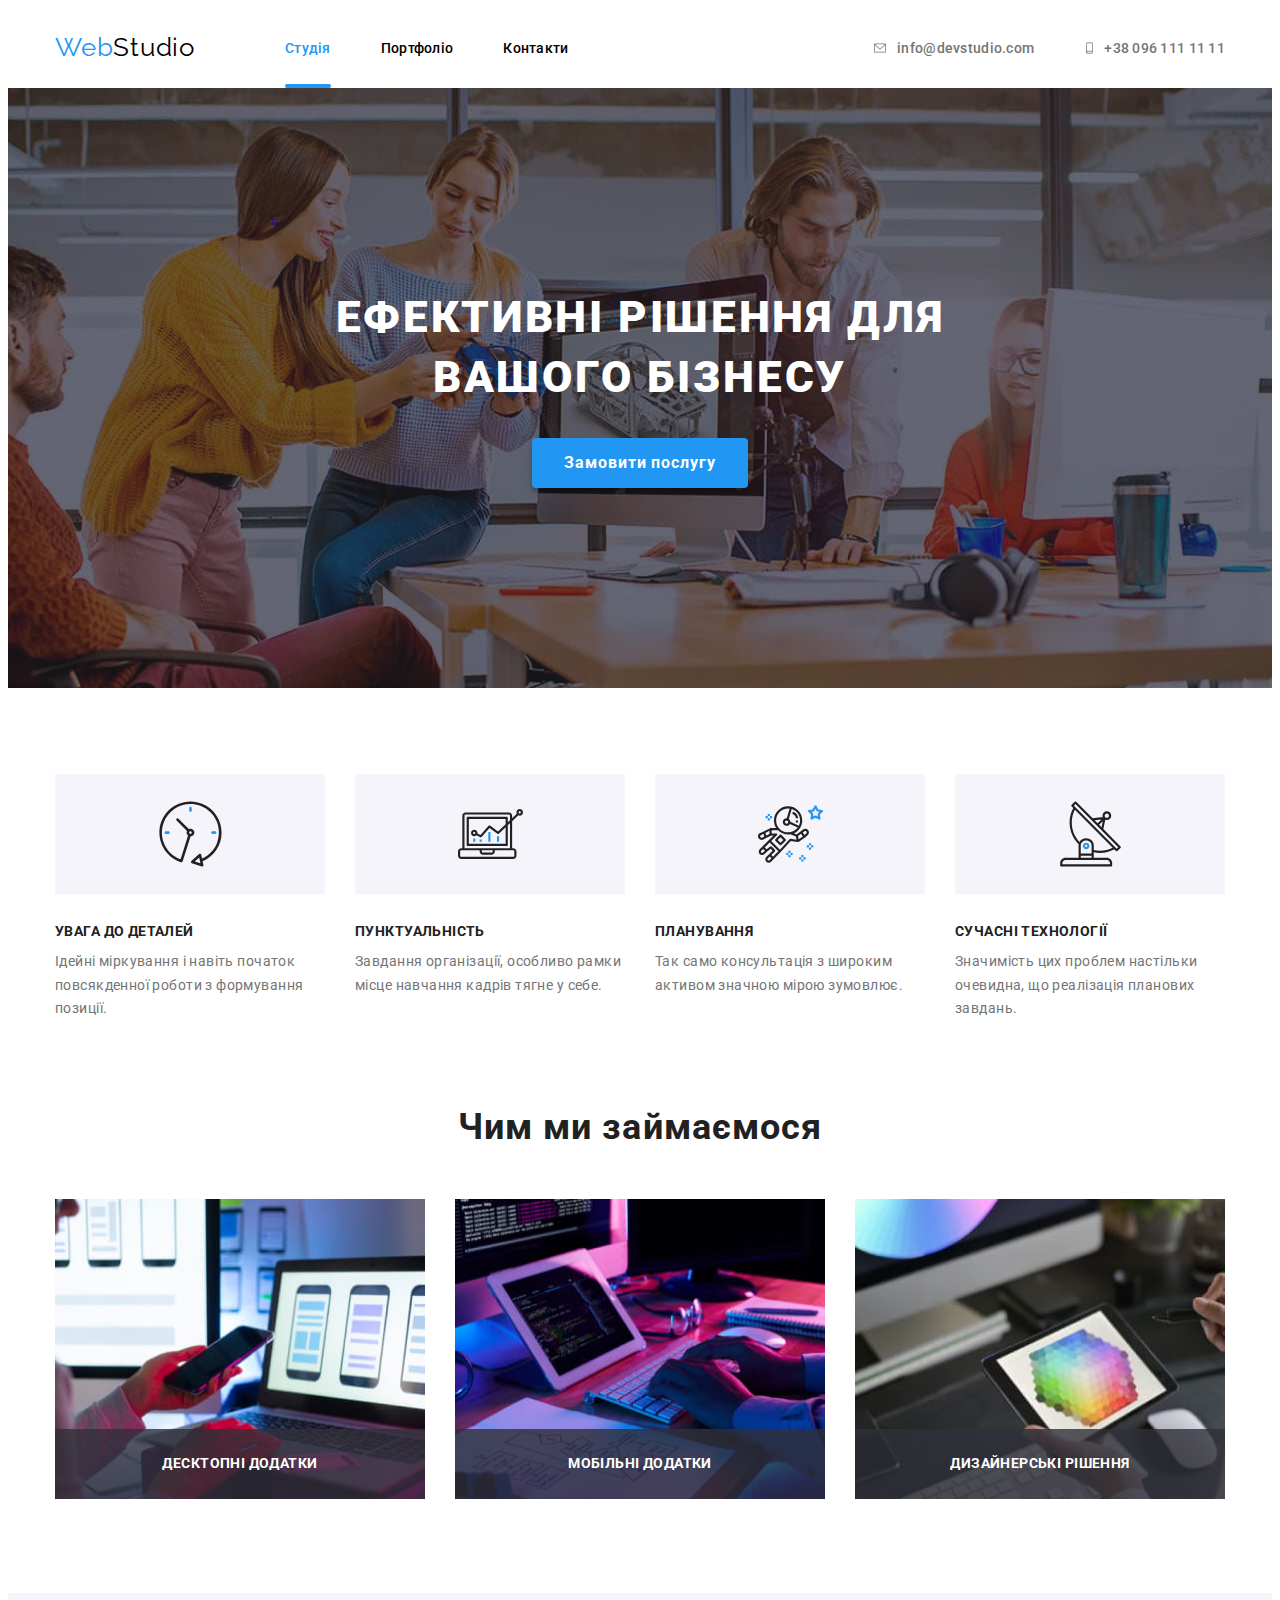
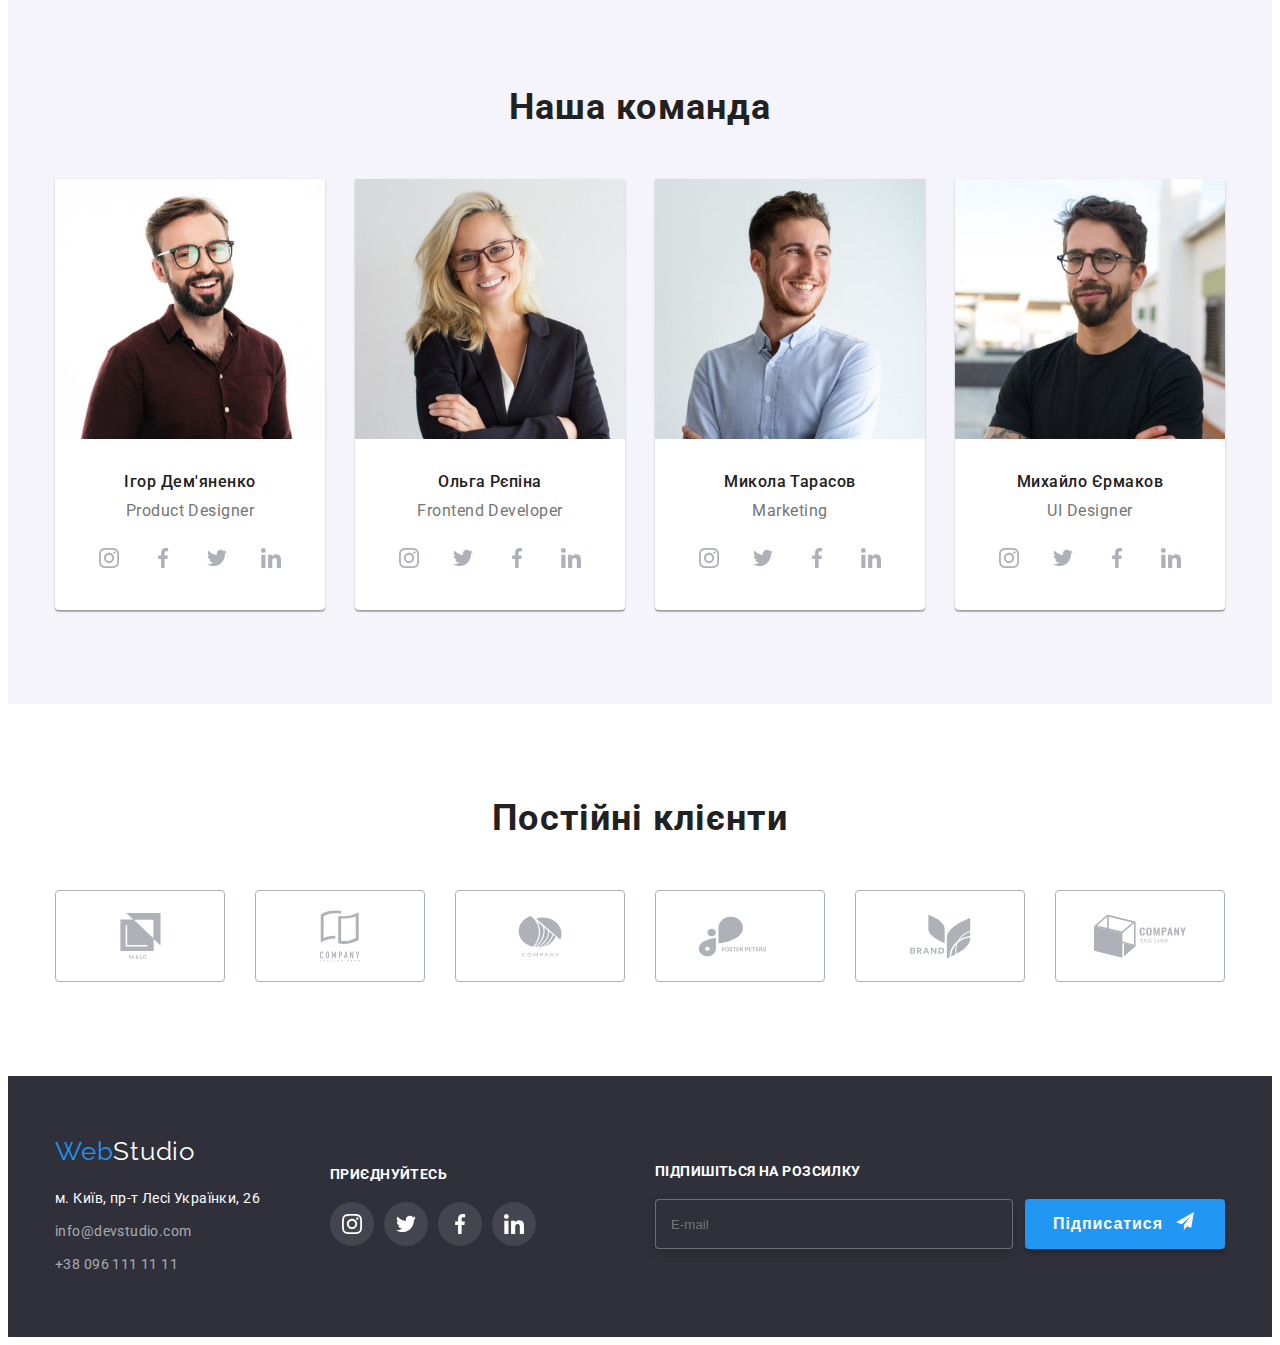
<file: index.html>
<!DOCTYPE html>
<html lang="uk">
  <head>
    <meta charset="UTF-8" />
    <meta http-equiv="X-UA-Compatible" content="IE=edge" />
    <meta name="viewport" content="width=device-width, initial-scale=1.0" />
    <title>WebStudio</title>
    <link rel="preconnect" href="https://fonts.googleapis.com" />
    <link rel="preconnect" href="https://fonts.gstatic.com" crossorigin />
    <link
      href="https://fonts.googleapis.com/css2?family=Raleway:wght@700&family=Roboto:wght@400;500;700;900&display=swap"
      rel="stylesheet"
    />
    <link
      rel="stylesheet"
      href="https://cdnjs.cloudflare.com/ajax/libs/modern-normalize/1.1.0/modern-normalize.min.css"
      integrity="sha512-wpPYUAdjBVSE4KJnH1VR1HeZfpl1ub8YT/NKx4PuQ5NmX2tKuGu6U/JRp5y+Y8XG2tV+wKQpNHVUX03MfMFn9Q=="
      crossorigin="anonymous"
      referrerpolicy="no-referrer"
    />
    <link rel="stylesheet" href="./css/styles.css" />
  </head>
  <body>
    <header>
      <div class="container header-block">
        <a class="logo-hd1" href="./index.html"><span class="logo-hd2">Web</span>Studio</a>
        <!--logo-->

        <nav class="navigat">
          <!--navig-->

          <ul class="nav-list listdrop">
            <li class="link">
              <a href="./index.html" class="nav-link nav-l-text current">Студія</a>
            </li>
            <li class="link">
              <a href="./portfolio.html" class="nav-link nav-l-text">Портфоліо</a>
            </li>
            <li class="link"><a href="" class="nav-link nav-l-text">Контакти</a></li>
          </ul>
        </nav>

        <!--contacts-->
        <ul class="nav-contacts listdrop">
          <li class="nav-con-link">
            <a href="mailto:info@devstudio.com" class="conthd-link">
              <svg class="mail-icon" width="16" height="12">
                <use href="./images/icons.svg#envelope-icon"></use>
              </svg>
              info@devstudio.com
            </a>
          </li>
          <li class="nav-con-link">
            <a href="tel:+380961111111" class="conthd-link">
              <svg class="tel-icon" width="11" height="16">
                <use href="./images/icons.svg#smartphone-icon"></use>
              </svg>
              +38 096 111 11 11
            </a>
          </li>
        </ul>
      </div>
    </header>

    <main>
      <!--main-headerh1-->
      <div class="main-box">
        <section class="hero">
          <div class="container">
            <h1 class="hero-header">ЕФЕКТИВНІ РІШЕННЯ ДЛЯ <br />ВАШОГО БІЗНЕСУ</h1>
            <button type="button" class="hero-btn" data-modal-open>Замовити послугу</button>
            <div class="backdrop is-hidden" data-modal>
              <div class="modal">
                <h3 class="reg-header">Залиште свої дані, ми вам передзвонимо</h3>
                <form action="" class="modal-form">
                  <label for="name" class="modal-input-group"
                    >Імʼя
                    <div class="modal-icon-wrap">
                      <input type="text" class="modal-input" name="name" required autofocus />
                      <svg width="18" height="18" class="modal-input-svg">
                        <use href="./images/icons.svg#form-name-icon"></use>
                      </svg>
                    </div>
                  </label>

                  <label for="tel" class="modal-input-group"
                    >Телефон
                    <div class="modal-icon-wrap">
                      <input
                        type="tel"
                        class="modal-input"
                        title="380-XX-XXX-XX"
                        name="tel"
                        required
                        pattern="380[0-9]{7}"
                      />
                      <svg width="18" height="18" class="modal-input-svg">
                        <use href="./images/icons.svg#form-phone-icon"></use>
                      </svg>
                    </div>
                  </label>

                  <label for="email" class="modal-input-group"
                    >Пошта
                    <div class="modal-icon-wrap">
                      <input type="email" class="modal-input" name="email" required />
                      <svg width="18" height="18" class="modal-input-svg">
                        <use href="./images/icons.svg#form-email-icon"></use>
                      </svg>
                    </div>
                  </label>

                  <label for="comment" class="modal-comment-container"
                    >Коментар
                    <div class="modal-coment-box">
                      <textarea
                        name="comment"
                        class="modal-comment-text"
                        placeholder="Введіть текст"
                      ></textarea>
                    </div>
                  </label>

                  <label for="policy" class="modal-checkbox">
                    <input class="modal-checkbox-style" type="checkbox" name="policy" id="policy" />
                    <svg width="16" height="15" class="modal-check-svg">
                      <use href="./images/icons.svg#form-check-icon"></use>
                    </svg>
                    <label for="policy" class="policy-text"
                      >Погоджуюся з розсилкою та приймаю
                      <a href="#" class="policy-rules">Умови договору</a></label
                    >
                  </label>

                  <div class="modal-btn-box">
                    <button type="submit" class="hero-btn">Відправити</button>
                  </div>
                </form>
                <button type="button" class="modal-btn-close" data-modal-close>
                  <svg width="11" height="11" class="close-icon">
                    <use href="./images/icons.svg#close-icon"></use>
                  </svg>
                </button>
              </div>
            </div>
          </div>
        </section>
      </div>

      <!--h2section-benefits-->
      <section class="benefits-box">
        <div class="container">
          <h2 class="hidden-header">Наші переваги</h2>
          <!--benef-list-descr-->
          <ul class="benef-list listdrop">
            <li class="benef-item">
              <div class="benef-icons">
                <svg width="65" height="70" class="benef-icon-item">
                  <use href="./images/icons.svg#clock-icon"></use>
                </svg>
              </div>
              <h3 class="benef-header">УВАГА ДО ДЕТАЛЕЙ</h3>
              <p class="benef-text">
                Ідейні міркування і навіть початок повсякденної роботи з формування позиції.
              </p>
            </li>
            <li class="benef-item">
              <div class="benef-icons">
                <svg width="65" height="70" class="benef-icon-item">
                  <use href="./images/icons.svg#diagram-icon"></use>
                </svg>
              </div>
              <h3 class="benef-header">ПУНКТУАЛЬНІСТЬ</h3>
              <p class="benef-text">
                Завдання організації, особливо рамки місце навчання кадрів тягне у себе.
              </p>
            </li>
            <li class="benef-item">
              <div class="benef-icons">
                <svg width="65" height="70" class="benef-icon-item">
                  <use href="./images/icons.svg#astronaut-icon"></use>
                </svg>
              </div>
              <h3 class="benef-header">ПЛАНУВАННЯ</h3>
              <p class="benef-text">
                Так само консультація з широким активом значною мірою зумовлює.
              </p>
            </li>
            <li class="benef-item">
              <div class="benef-icons">
                <svg width="65" height="70" class="benef-icon-item">
                  <use href="./images/icons.svg#antenna-icon"></use>
                </svg>
              </div>
              <h3 class="benef-header">СУЧАСНІ ТЕХНОЛОГІЇ</h3>
              <p class="benef-text">
                Значимість цих проблем настільки очевидна, що реалізація планових завдань.
              </p>
            </li>
          </ul>
        </div>
      </section>
      <!--tasks-h2-->
      <section class="tasks-box">
        <div class="container tbox">
          <h2 class="m-tittle">Чим ми займаємося</h2>
          <ul class="task-list listdrop">
            <li class="task-item">
              <div class="task-pic-box">
                <img
                  class="task-pic"
                  src="images/imgmain1.jpg"
                  width="370"
                  height="300"
                  alt="послуга1"
                />
                <div class="task-descr">
                  <h3 class="task-header">ДЕСКТОПНІ ДОДАТКИ</h3>
                </div>
              </div>
            </li>
            <li class="task-item">
              <div class="task-pic-box">
                <img
                  class="task-pic"
                  src="images/imgmain2.jpg"
                  width="370"
                  height="300"
                  alt="послуга2"
                />
                <div class="task-descr">
                  <h3 class="task-header">МОБІЛЬНІ ДОДАТКИ</h3>
                </div>
              </div>
            </li>
            <li class="task-item">
              <div class="task-pic-box">
                <img
                  class="task-pic"
                  src="images/imgmain3.jpg"
                  width="370"
                  height="300"
                  alt="послуга3"
                />
                <div class="task-descr">
                  <h3 class="task-header">ДИЗАЙНЕРСЬКІ РІШЕННЯ</h3>
                </div>
              </div>
            </li>
          </ul>
        </div>
      </section>
      <!--our-team-h2-->
      <section class="team-box">
        <div class="container">
          <h2 class="m2-tittle">Наша команда</h2>
          <ul class="team-list listdrop">
            <li class="team-member">
              <img src="images/ihor.jpg" width="270" height="260" alt="ігорфото" />
              <div class="tmemdes">
                <h3 class="team-header">Ігор Дем'яненко</h3>
                <p class="team-text">Product Designer</p>
                <!-- team-soc-list -->
                <ul class="team-soc-list listdrop">
                  <li class="team-soc-item">
                    <a href="" class="team-soc-link">
                      <svg width="20" height="20" class="team-soc-icon">
                        <use href="./images/icons.svg#instagram-icon"></use>
                      </svg>
                    </a>
                  </li>
                  <li class="team-soc-item">
                    <a href="" class="team-soc-link">
                      <svg width="20" height="20" class="team-soc-icon">
                        <use href="./images/icons.svg#facebook-icon"></use>
                      </svg>
                    </a>
                  </li>
                  <li class="team-soc-item">
                    <a href="" class="team-soc-link">
                      <svg width="20" height="20" class="team-soc-icon">
                        <use href="./images/icons.svg#twitter-icon"></use>
                      </svg>
                    </a>
                  </li>
                  <li class="team-soc-item">
                    <a href="" class="team-soc-link">
                      <svg width="20" height="20" class="team-soc-icon">
                        <use href="./images/icons.svg#linkedin-icon"></use>
                      </svg>
                    </a>
                  </li>
                </ul>
              </div>
            </li>
            <li class="team-member">
              <img src="images/olha.jpg" width="270" height="260" alt="ольгафото" />
              <div class="tmemdes">
                <h3 class="team-header">Ольга Рєпіна</h3>
                <p class="team-text">Frontend Developer</p>
                <!-- team-soc-list -->
                <ul class="team-soc-list listdrop">
                  <li class="team-soc-item">
                    <a href="" class="team-soc-link">
                      <svg width="20" height="20" class="team-soc-icon">
                        <use href="./images/icons.svg#instagram-icon"></use>
                      </svg>
                    </a>
                  </li>
                  <li class="team-soc-item">
                    <a href="" class="team-soc-link">
                      <svg width="20" height="20" class="team-soc-icon">
                        <use href="./images/icons.svg#twitter-icon"></use>
                      </svg>
                    </a>
                  </li>
                  <li class="team-soc-item">
                    <a href="" class="team-soc-link">
                      <svg width="20" height="20" class="team-soc-icon">
                        <use href="./images/icons.svg#facebook-icon"></use>
                      </svg>
                    </a>
                  </li>
                  <li class="team-soc-item">
                    <a href="" class="team-soc-link">
                      <svg width="20" height="20" class="team-soc-icon">
                        <use href="./images/icons.svg#linkedin-icon"></use>
                      </svg>
                    </a>
                  </li>
                </ul>
              </div>
            </li>
            <li class="team-member">
              <img src="images/mykola.jpg" width="270" height="260" alt="миколафото" />
              <div class="tmemdes">
                <h3 class="team-header">Микола Тарасов</h3>
                <p class="team-text">Marketing</p>
                <!-- team-soc-list -->
                <ul class="team-soc-list listdrop">
                  <li class="team-soc-item">
                    <a href="" class="team-soc-link">
                      <svg width="20" height="20" class="team-soc-icon">
                        <use href="./images/icons.svg#instagram-icon"></use>
                      </svg>
                    </a>
                  </li>
                  <li class="team-soc-item">
                    <a href="" class="team-soc-link">
                      <svg width="20" height="20" class="team-soc-icon">
                        <use href="./images/icons.svg#twitter-icon"></use>
                      </svg>
                    </a>
                  </li>
                  <li class="team-soc-item">
                    <a href="" class="team-soc-link">
                      <svg width="20" height="20" class="team-soc-icon">
                        <use href="./images/icons.svg#facebook-icon"></use>
                      </svg>
                    </a>
                  </li>
                  <li class="team-soc-item">
                    <a href="" class="team-soc-link">
                      <svg width="20" height="20" class="team-soc-icon">
                        <use href="./images/icons.svg#linkedin-icon"></use>
                      </svg>
                    </a>
                  </li>
                </ul>
              </div>
            </li>
            <li class="team-member">
              <img src="images/myhailo.jpg" width="270" height="260" alt="михайлофото" />
              <div class="tmemdes">
                <h3 class="team-header">Михайло Єрмаков</h3>
                <p class="team-text">UI Designer</p>
                <!-- team-soc-list -->
                <ul class="team-soc-list listdrop">
                  <li class="team-soc-item">
                    <a href="" class="team-soc-link">
                      <svg width="20" height="20" class="team-soc-icon">
                        <use href="./images/icons.svg#instagram-icon"></use>
                      </svg>
                    </a>
                  </li>
                  <li class="team-soc-item">
                    <a href="" class="team-soc-link">
                      <svg width="20" height="20" class="team-soc-icon">
                        <use href="./images/icons.svg#twitter-icon"></use>
                      </svg>
                    </a>
                  </li>
                  <li class="team-soc-item">
                    <a href="" class="team-soc-link">
                      <svg width="20" height="20" class="team-soc-icon">
                        <use href="./images/icons.svg#facebook-icon"></use>
                      </svg>
                    </a>
                  </li>
                  <li class="team-soc-item">
                    <a href="" class="team-soc-link">
                      <svg width="20" height="20" class="team-soc-icon">
                        <use href="./images/icons.svg#linkedin-icon"></use>
                      </svg>
                    </a>
                  </li>
                </ul>
              </div>
            </li>
          </ul>
        </div>
      </section>
      <section class="client-box">
        <div class="container">
          <h2 class="m2-tittle">Постійні клієнти</h2>
          <!--benef-list-icon-->
          <ul class="client-icon-list listdrop">
            <li class="client-icon-item">
              <a href="" class="client-icon-link">
                <svg width="41" height="46" class="client-icon-logo">
                  <use href="./images/icons.svg#client-icon-1"></use>
                </svg>
              </a>
            </li>
            <li class="client-icon-item">
              <a href="" class="client-icon-link">
                <svg width="40" height="52" class="client-icon-logo">
                  <use href="./images/icons.svg#client-icon-2"></use>
                </svg>
              </a>
            </li>
            <li class="client-icon-item">
              <a href="" class="client-icon-link">
                <svg width="44" height="42" class="client-icon-logo">
                  <use href="./images/icons.svg#client-icon-3"></use>
                </svg>
              </a>
            </li>
            <li class="client-icon-item">
              <a href="" class="client-icon-link">
                <svg width="85" height="41" class="client-icon-logo">
                  <use href="./images/icons.svg#client-icon-4"></use>
                </svg>
              </a>
            </li>
            <li class="client-icon-item">
              <a href="" class="client-icon-link">
                <svg width="63" height="45" class="client-icon-logo">
                  <use href="./images/icons.svg#client-icon-5"></use>
                </svg>
              </a>
            </li>
            <li class="client-icon-item">
              <a href="" class="client-icon-link">
                <svg width="94" height="44" class="client-icon-logo">
                  <use href="./images/icons.svg#client-icon-6"></use>
                </svg>
              </a>
            </li>
          </ul>
        </div>
      </section>
    </main>

    <footer>
      <section class="footer-box">
        <div class="container">
          <div class="container-foot">
            <div class="footer-conta-box">
              <a class="logo-ft1" href=""><span class="logo-ft2">Web</span>Studio</a>
              <ul class="footer-list listdrop">
                <li>
                  <address>
                    <a href="https://goo.gl/maps/NFk8UUWg3JDeFoCNA" class="adress-link"
                      >м. Київ, пр-т Лесі Українки, 26</a
                    >
                  </address>
                </li>

                <li>
                  <a href="mailto:info@devstudio.com" class="footer-link">info@devstudio.com</a>
                </li>
                <li><a href="tel:+380961111111" class="footer-link">+38 096 111 11 11</a></li>
              </ul>
            </div>
            <!-- footer-contact-list -->
            <div class="foot-contact-box">
              <!-- foot-soc-list -->
              <div class="foot-soc-box">
                <div>
                  <h3 class="foot-soc-header">ПРИЄДНУЙТЕСЬ</h3>
                  <ul class="foot-soc-list listdrop">
                    <li class="foot-soc-item">
                      <a href="" class="foot-soc-link">
                        <svg width="20" height="20" class="foot-soc-icon">
                          <use href="./images/icons.svg#instagram-icon"></use>
                        </svg>
                      </a>
                    </li>
                    <li class="foot-soc-item">
                      <a href="" class="foot-soc-link">
                        <svg width="20" height="20" class="foot-soc-icon">
                          <use href="./images/icons.svg#twitter-icon"></use>
                        </svg>
                      </a>
                    </li>
                    <li class="foot-soc-item">
                      <a href="" class="foot-soc-link">
                        <svg width="20" height="20" class="foot-soc-icon">
                          <use href="./images/icons.svg#facebook-icon"></use>
                        </svg>
                      </a>
                    </li>
                    <li class="foot-soc-item">
                      <a href="" class="foot-soc-link">
                        <svg width="20" height="20" class="foot-soc-icon">
                          <use href="./images/icons.svg#linkedin-icon"></use>
                        </svg>
                      </a>
                    </li>
                  </ul>
                </div>
                <!-- <div class="email-form-box">
                  <form class="js-speaker-form">
                    <h3 class="foot-soc-header">Підпишіться на розсилку</h3>
                    <label for="email-send">dsdsds</label>
                    <input
                      class="borderem"
                      type="email"
                      name="email-send"
                      id="email-send"
                      placeholder="E-mail"
                    />
                    <button class="em-button" type="submit">
                      Підписатися
                      <svg width="24" height="24" class="foot-send-icon">
                        <use href="./images/icons.svg#send-icon"></use>
                      </svg>
                    </button>
                  </form>
                </div> -->
              </div>
            </div>
            <div class="email-form-boxx">
              <div>
                <h3 class="foot-soc-header">Підпишіться на розсилку</h3>
                <form class="js-speaker-form">
                  <label for="email-send"></label>
                  <input
                    class="borderem"
                    type="email"
                    name="email-send"
                    id="email-send"
                    placeholder="E-mail"
                    required
                  />
                  <button class="em-button" type="submit">
                    Підписатися
                    <svg width="24" height="24" class="foot-send-icon">
                      <use href="./images/icons.svg#send-icon"></use>
                    </svg>
                  </button>
                </form>
              </div>
            </div>
          </div>
        </div>
      </section>
    </footer>
    <script src="./js/modal.js"></script>
    <script>
      (() => {
        document.querySelector('.js-speaker-form').addEventListener('submit', e => {
          e.preventDefault();

          new FormData(e.currentTarget).forEach((value, name) => console.log(`${name}: ${value}`));

          e.currentTarget.reset();
        });
      })();
    </script>
  </body>
</html>
</file>
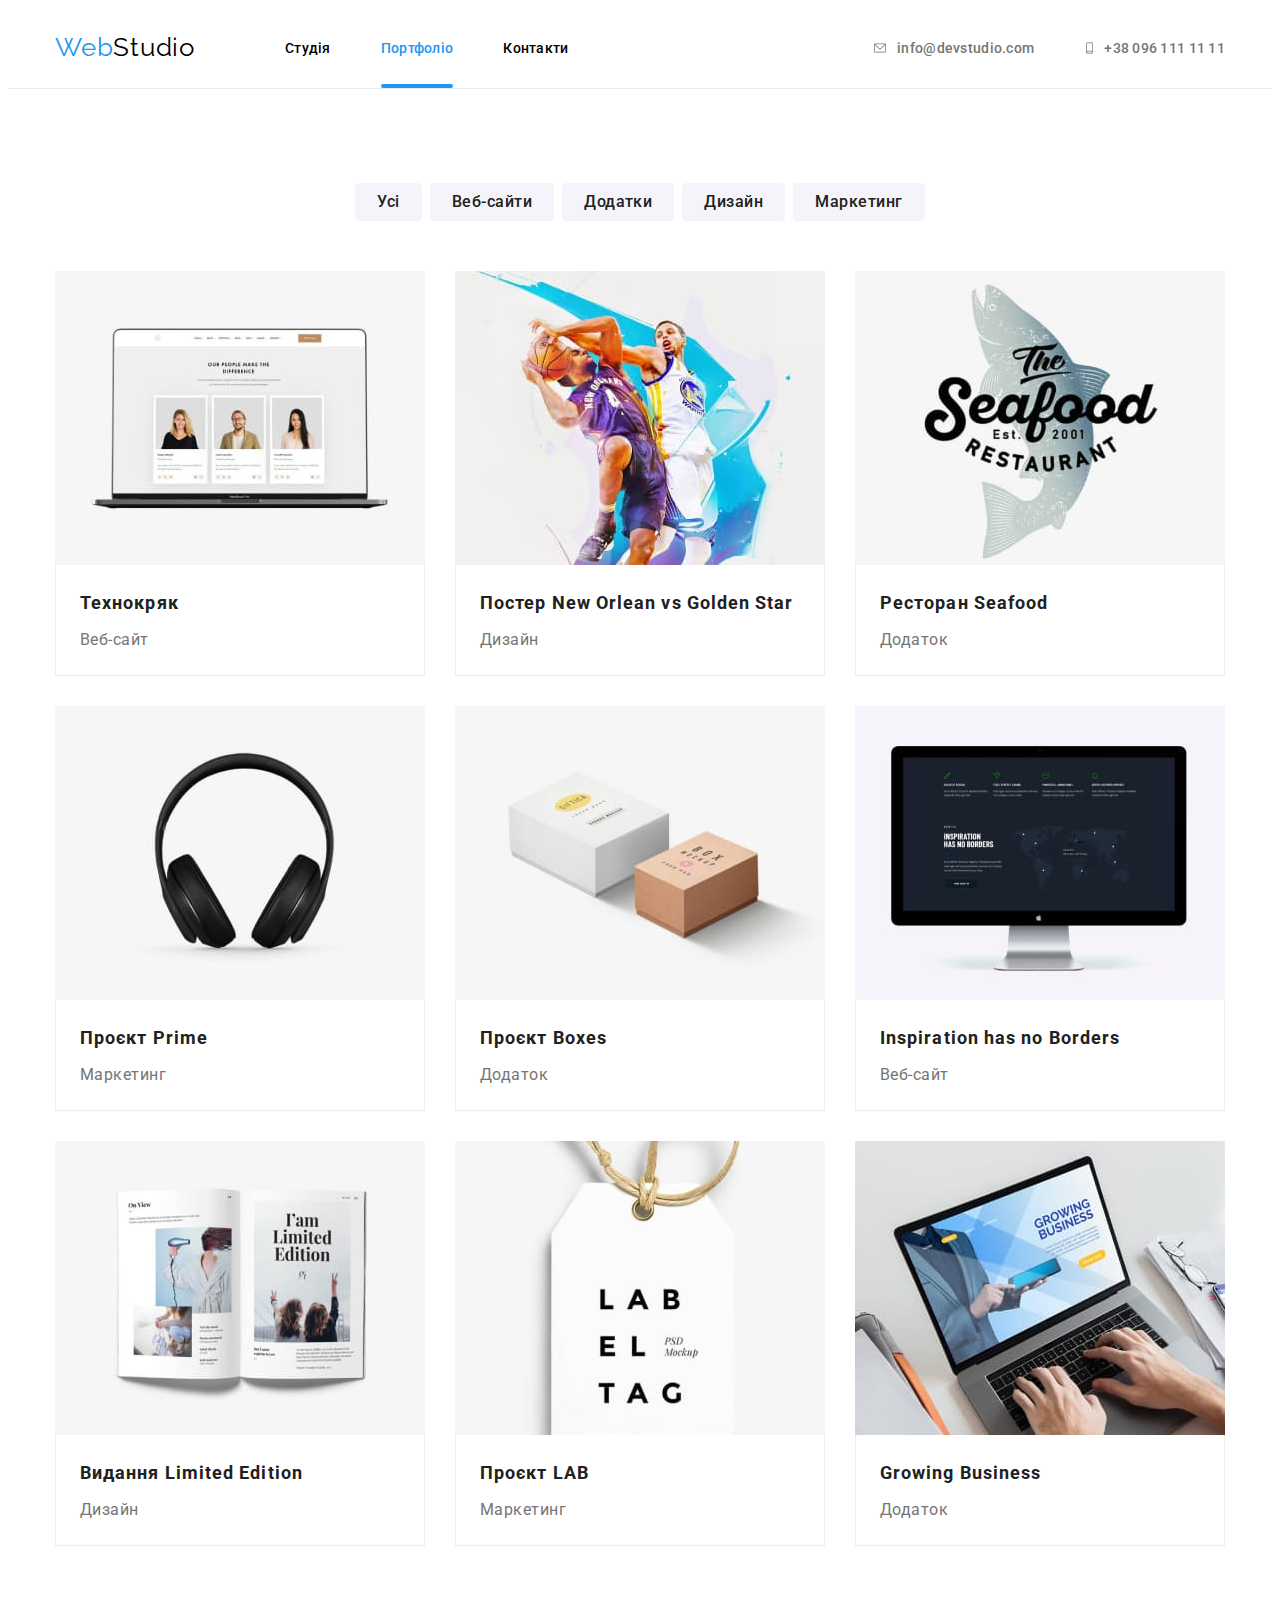
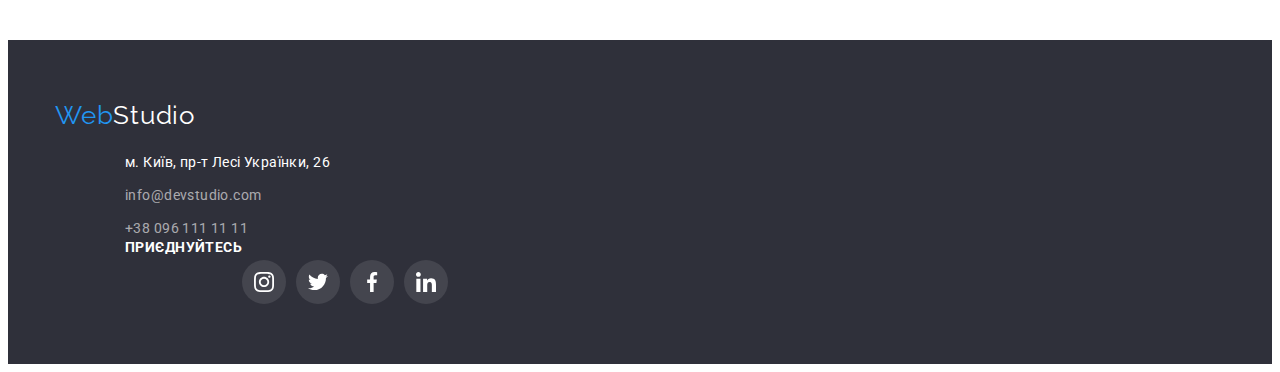
<file: portfolio.html>
<!DOCTYPE html>
<html lang="uk">
  <head>
    <meta charset="UTF-8" />
    <meta http-equiv="X-UA-Compatible" content="IE=edge" />
    <meta name="viewport" content="width=device-width, initial-scale=1.0" />
    <title>Portfolio</title>
    <link rel="preconnect" href="https://fonts.googleapis.com" />
    <link rel="preconnect" href="https://fonts.gstatic.com" crossorigin />
    <link
      href="https://fonts.googleapis.com/css2?family=Raleway:wght@700&family=Roboto:wght@400;500;700;900&display=swap"
      rel="stylesheet"
    />
    <link
      rel="stylesheet"
      href="https://cdnjs.cloudflare.com/ajax/libs/modern-normalize/1.1.0/modern-normalize.min.css"
      integrity="sha512-wpPYUAdjBVSE4KJnH1VR1HeZfpl1ub8YT/NKx4PuQ5NmX2tKuGu6U/JRp5y+Y8XG2tV+wKQpNHVUX03MfMFn9Q=="
      crossorigin="anonymous"
      referrerpolicy="no-referrer"
    />
    <link rel="stylesheet" href="./css/styles.css" />
  </head>
  <body>
    <header class="header-bord">
      <div class="container header-block">
        <a class="logo-hd1" href="./index.html"><span class="logo-hd2">Web</span>Studio</a>
        <!--logo-->
        <nav class="navigat">
          <!--navig-->

          <ul class="nav-list listdrop">
            <li class="link">
              <a href="./index.html" class="nav-link nav-l-text">Студія</a>
            </li>
            <li class="link">
              <a href="./portfolio.html" class="nav-link nav-l-text current">Портфоліо</a>
            </li>
            <li class="link"><a href="" class="nav-link nav-l-text">Контакти</a></li>
          </ul>
        </nav>
        <!--contacts-->
        <ul class="nav-contacts listdrop">
          <li class="nav-con-link">
            <a href="mailto:info@devstudio.com" class="conthd-link">
              <svg class="mail-icon" width="16" height="12">
                <use href="./images/icons.svg#envelope-icon"></use>
              </svg>
              info@devstudio.com
            </a>
          </li>
          <li class="nav-con-link">
            <a href="tel:+380961111111" class="conthd-link">
              <svg class="tel-icon" width="11" height="16">
                <use href="./images/icons.svg#smartphone-icon"></use>
              </svg>
              +38 096 111 11 11
            </a>
          </li>
        </ul>
      </div>
    </header>
    <main>
      <section class="port-box">
        <div class="container">
          <ul class="menu-port listdrop">
            <li class="menu-item"><a href="" class="menu-link">Усі</a></li>
            <li class="menu-item"><a href="" class="menu-link">Веб-сайти</a></li>
            <li class="menu-item"><a href="" class="menu-link">Додатки</a></li>
            <li class="menu-item"><a href="" class="menu-link">Дизайн</a></li>
            <li class="menu-item"><a href="" class="menu-link">Маркетинг</a></li>
          </ul>

          <ul class="port-list listdrop">
            <li class="port-item">
              <a href="" class="port-item-link">
                <div class="port-container">
                  <img class="port-pic" src="images/port-item1.jpg" width="370" alt="all-item1" />
                  <div class="port-pic-overlay">
                    <p class="port-pic-text">
                      Ресурс пропонує комплексні пропозиції з різним рівнем функціоналу та сервісів.
                      Все це дозволить відвідувачу отримати вичерпні відомості про компанію чи
                      приватну особу.
                    </p>
                  </div>
                </div>
                <div class="port-descr">
                  <h2 class="port-header">Технокряк</h2>
                  <p class="port-des-text">Веб-сайт</p>
                </div>
              </a>
            </li>

            <li class="port-item">
              <a href="" class="port-item-link">
                <div class="port-container">
                  <img src="images/port-item2.jpg" width="370" alt="all-item1" />
                  <div class="port-pic-overlay">
                    <p class="port-pic-text">
                      Ресурс пропонує комплексні пропозиції з різним рівнем функціоналу та сервісів.
                      Все це дозволить відвідувачу отримати вичерпні відомості про компанію чи
                      приватну особу.
                    </p>
                  </div>
                </div>
                <div class="port-descr">
                  <h2 class="port-header">Постер New Orlean vs Golden Star</h2>
                  <p class="port-des-text">Дизайн</p>
                </div>
              </a>
            </li>

            <li class="port-item">
              <a href="" class="port-item-link">
                <div class="port-container">
                  <img src="images/port-item3.jpg" width="370" alt="all-item1" />
                  <div class="port-pic-overlay">
                    <p class="port-pic-text">
                      Ресурс пропонує комплексні пропозиції з різним рівнем функціоналу та сервісів.
                      Все це дозволить відвідувачу отримати вичерпні відомості про компанію чи
                      приватну особу.
                    </p>
                  </div>
                </div>
                <div class="port-descr">
                  <h2 class="port-header">Ресторан Seafood</h2>
                  <p class="port-des-text">Додаток</p>
                </div>
              </a>
            </li>

            <li class="port-item">
              <a href="" class="port-item-link">
                <div class="port-container">
                  <img src="images/port-item4.jpg" width="370" alt="all-item1" />
                  <div class="port-pic-overlay">
                    <p class="port-pic-text">
                      Ресурс пропонує комплексні пропозиції з різним рівнем функціоналу та сервісів.
                      Все це дозволить відвідувачу отримати вичерпні відомості про компанію чи
                      приватну особу.
                    </p>
                  </div>
                </div>
                <div class="port-descr">
                  <h2 class="port-header">Проєкт Prime</h2>
                  <p class="port-des-text">Маркетинг</p>
                </div>
              </a>
            </li>

            <li class="port-item">
              <a href="" class="port-item-link">
                <div class="port-container">
                  <img src="images/port-item5.jpg" width="370" alt="all-item1" />
                  <div class="port-pic-overlay">
                    <p class="port-pic-text">
                      Ресурс пропонує комплексні пропозиції з різним рівнем функціоналу та сервісів.
                      Все це дозволить відвідувачу отримати вичерпні відомості про компанію чи
                      приватну особу.
                    </p>
                  </div>
                </div>

                <div class="port-descr">
                  <h2 class="port-header">Проєкт Boxes</h2>
                  <p class="port-des-text">Додаток</p>
                </div>
              </a>
            </li>

            <li class="port-item">
              <a href="" class="port-item-link">
                <div class="port-container">
                  <img src="images/port-item6.jpg" width="370" alt="all-item1" />
                  <div class="port-pic-overlay">
                    <p class="port-pic-text">
                      Ресурс пропонує комплексні пропозиції з різним рівнем функціоналу та сервісів.
                      Все це дозволить відвідувачу отримати вичерпні відомості про компанію чи
                      приватну особу.
                    </p>
                  </div>
                </div>

                <div class="port-descr">
                  <h2 class="port-header">Inspiration has no Borders</h2>
                  <p class="port-des-text">Веб-сайт</p>
                </div>
              </a>
            </li>
            <li class="port-item">
              <a href="" class="port-item-link">
                <div class="port-container">
                  <img src="images/port-item7.jpg" width="370" alt="all-item1" />
                  <div class="port-pic-overlay">
                    <p class="port-pic-text">
                      Ресурс пропонує комплексні пропозиції з різним рівнем функціоналу та сервісів.
                      Все це дозволить відвідувачу отримати вичерпні відомості про компанію чи
                      приватну особу.
                    </p>
                  </div>
                </div>

                <div class="port-descr">
                  <h2 class="port-header">Видання Limited Edition</h2>
                  <p class="port-des-text">Дизайн</p>
                </div>
              </a>
            </li>
            <li class="port-item">
              <a href="" class="port-item-link">
                <div class="port-container">
                  <img src="images/port-item8.jpg" width="370" alt="all-item1" />
                  <div class="port-pic-overlay">
                    <p class="port-pic-text">
                      Ресурс пропонує комплексні пропозиції з різним рівнем функціоналу та сервісів.
                      Все це дозволить відвідувачу отримати вичерпні відомості про компанію чи
                      приватну особу.
                    </p>
                  </div>
                </div>
                <div class="port-descr">
                  <h2 class="port-header">Проєкт LAB</h2>
                  <p class="port-des-text">Маркетинг</p>
                </div>
              </a>
            </li>
            <li class="port-item">
              <a href="" class="port-item-link">
                <div class="port-container">
                  <img src="images/port-item9.jpg" width="370" alt="all-item1" />
                  <div class="port-pic-overlay">
                    <p class="port-pic-text">
                      Ресурс пропонує комплексні пропозиції з різним рівнем функціоналу та сервісів.
                      Все це дозволить відвідувачу отримати вичерпні відомості про компанію чи
                      приватну особу.
                    </p>
                  </div>
                </div>
                <div class="port-descr">
                  <h2 class="port-header">Growing Business</h2>
                  <p class="port-des-text">Додаток</p>
                </div>
              </a>
            </li>
          </ul>
        </div>
      </section>
    </main>
    <footer>
      <section class="footer-box">
        <div class="container">
          <a class="logo-ft1" href=""><span class="logo-ft2">Web</span>Studio</a>
          <!-- footer-contact-list -->
          <div class="foot-contact-box">
            <ul class="footer-list listdrop">
              <li>
                <address>
                  <a href="https://goo.gl/maps/NFk8UUWg3JDeFoCNA" class="adress-link"
                    >м. Київ, пр-т Лесі Українки, 26</a
                  >
                </address>
              </li>

              <li>
                <a href="mailto:info@devstudio.com" class="footer-link">info@devstudio.com</a>
              </li>
              <li><a href="tel:+380961111111" class="footer-link">+38 096 111 11 11</a></li>
            </ul>
            <!-- foot-soc-list -->
            <div class="foot-soc-box">
              <h3 class="foot-soc-header">ПРИЄДНУЙТЕСЬ</h3>
              <ul class="foot-soc-list listdrop">
                <li class="foot-soc-item">
                  <a href="" class="foot-soc-link">
                    <svg width="20" height="20" class="foot-soc-icon">
                      <use href="./images/icons.svg#instagram-icon"></use>
                    </svg>
                  </a>
                </li>
                <li class="foot-soc-item">
                  <a href="" class="foot-soc-link">
                    <svg width="20" height="20" class="foot-soc-icon">
                      <use href="./images/icons.svg#twitter-icon"></use>
                    </svg>
                  </a>
                </li>
                <li class="foot-soc-item">
                  <a href="" class="foot-soc-link">
                    <svg width="20" height="20" class="foot-soc-icon">
                      <use href="./images/icons.svg#facebook-icon"></use>
                    </svg>
                  </a>
                </li>
                <li class="foot-soc-item">
                  <a href="" class="foot-soc-link">
                    <svg width="20" height="20" class="foot-soc-icon">
                      <use href="./images/icons.svg#linkedin-icon"></use>
                    </svg>
                  </a>
                </li>
              </ul>
            </div>
          </div>
        </div>
      </section>
    </footer>
  </body>
</html>
</file>
<file: css/styles.css>
:root {
  --accent-color: #2196f3;
  --mainhead-color: #212121;
  --maintext-color: #757575;
}
*,
*::before,
*::after {
  box-sizing: border-box;
}
body {
  font-family: 'Raleway', sans-serif;
  font-family: 'Roboto', sans-serif;
  color: #212121;
  background-color: #ffffff;
  /**#212121 - header-text**/
  /**#757575 - main-text**/
  /**#2196f3 - accent-color**/
  /*##2f303a - secondary-background */
}
/* header ************************/
.header-block {
  display: flex;
  align-items: center;
}
.header-bord {
  border: 1px solid #ececec;
  border-left: 0em;
  border-right: 0em;
  border-top: 0em;
  margin: 0;
}
/* logo */
.logo-hd1 {
  font-family: Raleway;
  font-size: 26px;
  line-height: 1.2;
  letter-spacing: 0.03em;
  text-decoration: none;
  margin-right: 90px;
  padding-top: 24px;
  padding-bottom: 25px;

  color: #000000;
}
.logo-hd2 {
  font-family: Raleway;
  font-size: 26px;
  line-height: 1.2;
  letter-spacing: 0.03em;
  text-decoration: none;

  color: var(--accent-color);
}
/* navigation refs */

.nav-list > .link:not(:last-child) {
  margin-right: 50px;
}
.nav-contacts {
  display: flex;
  align-items: center;
  justify-content: center;
  margin: 0;
  padding: 0;
  margin-left: auto;
}

/* navigation contacts **/
.nav-contacts .nav-con-link {
  padding: 0;
}
.nav-contacts > .nav-con-link:not(:last-child) {
  margin-right: 50px;
}
.nav-contacts .conthd-link {
  font-weight: 500;
  font-size: 14px;
  line-height: 1.15;
  letter-spacing: 0.02em;
  text-decoration: none;
  display: flex;
  justify-content: center;
  align-items: center;
  padding-top: 32px;
  padding-bottom: 32px;

  transition: all 250ms cubic-bezier(0.4, 0, 0.2, 1);

  color: var(--maintext-color);
}
.mail-icon,
.tel-icon {
  fill: #757575;
  margin-right: 9px;
  transition: all 250ms cubic-bezier(0.4, 0, 0.2, 1);
}
.nav-contacts .conthd-link:hover,
.nav-contacts .conthd-link:focus {
  color: var(--accent-color);
  /* }
.nav-contacts .nav-con-link:hover {
  color: var(--accent-color); */
}
.nav-con-link:hover .mail-icon,
.nav-con-link:focus .mail-icon {
  color: #2196f3;
}
.mail-icon {
  fill: currentColor;
}
.nav-con-link:hover .tel-icon,
.nav-con-link:focus .tel-icon {
  color: #2196f3;
}
.tel-icon {
  fill: currentColor;
}
/* main ************************/
.main-box {
  background-color: #2f303a;
  display: block;
  justify-content: center;
  padding-top: 200px;
  padding-bottom: 200px;
  background-image: linear-gradient(rgba(47, 48, 58, 0.4), rgba(47, 48, 58, 0.4)),
    url(../images/heroimg.jpg);
  background-repeat: no-repeat;
  background-size: cover;
  background-position: center;
}
.hero-header {
  font-weight: 900;
  font-size: 44px;
  line-height: 1.36;
  letter-spacing: 0.06em;
  text-align: center;
  margin: 0 auto;
  margin-bottom: 30px;

  color: #ffffff;
}
.hero-btn {
  font-family: inherit;
  font-weight: 700;
  font-size: 16px;
  line-height: 1.87;
  display: block;
  cursor: pointer;
  text-align: center;
  letter-spacing: 0.06em;
  color: #ffffff;
  align-items: center;
  margin: 0 auto;
  width: 216px;
  height: 50px;

  transition: transform, text-shadow, box-shadow, border, 250ms cubic-bezier(0.4, 0, 0.2, 1);

  box-shadow: 0px 4px 4px rgba(0, 0, 0, 0.25);
  border: var(--accent-color);
  border-radius: 4px;
  background-color: var(--accent-color);
}

.hero-btn:hover,
.hero-btn:focus {
  text-shadow: 0px 4px 4px rgba(0, 0, 0, 0.25);
  box-shadow: 0px 4px 4px rgba(0, 0, 0, 0.15);
  border-radius: 4px;
  transform: scale(1.1);
  /* transition: transform 250ms cubic-bezier(0.4, 0, 0.2, 1);
  transition-property: all;
  transition-duration: 300ms; */
}
/* main-benefits ***/
.benefits-box {
  padding-top: 86px;
  padding-bottom: 86px;
}
.hidden-header {
  position: absolute;
  width: 1px;
  height: 1px;
  margin: -1px;
  border: 0;
  padding: 0;
  white-space: nowrap;
  clip-path: inset(100%);
  clip: rect(0 0 0 0);
  overflow: hidden;
}
.benef-list {
  display: flex;
  margin: 0 auto;
  padding: 0;
}
.benef-list .benef-header {
  font-size: 14px;
  line-height: 1.14;
  letter-spacing: 0.03em;
  margin-top: 0;
  margin-bottom: 10px;

  color: var(--mainhead-color);
}
.benef-list .benef-text {
  font-size: 14px;
  line-height: 1.7;
  /* or 171% */
  letter-spacing: 0.03em;
  margin: 0;

  color: var(--maintext-color);
}
.benef-list .benef-item {
  width: 270px;
}
.benef-list > .benef-item:not(:last-child) {
  margin-right: 30px;
}
.benef-icons {
  width: 270px;
  height: 120px;
  background-color: #f5f4fa;
  display: flex;
  justify-content: center;
  align-items: center;
  margin-bottom: 30px;
}
/* main-tasks ***/
.tasks-box {
  padding-bottom: 94px;
}
.m-tittle {
  font-size: 36px;
  line-height: 1.16;
  letter-spacing: 0.03em;
  margin-top: 0px;
  margin-bottom: 50px;
  text-align: center;

  color: var(--mainhead-color);
}
.task-list {
  padding: 0;
  display: flex;
  margin: 0;
}
.task-list > .task-item:not(:last-child) {
  margin-right: 30px;
}
/* main-team ***/
.team-box {
  background-color: #f5f4fa;
  padding-bottom: 94px;
  padding-top: 94px;
}
.m2-tittle {
  font-size: 36px;
  line-height: 1.16;
  letter-spacing: 0.03em;
  text-align: center;
  margin-top: 0;
  margin-bottom: 50px;

  color: var(--mainhead-color);
}
.team-list .team-member {
  background-color: #ffffff;
  box-shadow: 0px 1px 3px rgba(0, 0, 0, 0.12), 0px 1px 1px rgba(0, 0, 0, 0.14),
    0px 2px 1px rgba(0, 0, 0, 0.2);
  border-radius: 0px 0px 4px 4px;
  width: 270px;
}
.team-member .team-header {
  font-weight: 500;
  font-size: 16px;
  line-height: 1.18;
  letter-spacing: 0.03em;
  text-align: center;
  margin-top: 0;
  margin-bottom: 10px;

  color: var(--mainhead-color);
}
.team-member .team-text {
  font-size: 16px;
  line-height: 1.18;
  letter-spacing: 0.03em;
  text-align: center;
  margin: 0;

  color: var(--maintext-color);
}
.team-list {
  display: flex;
  padding: 0px;
  margin: 0;
}
.team-list > .team-member:not(:last-child) {
  margin-right: 30px;
}
.tmemdes {
  padding-top: 30px;
  padding-bottom: 30px;
}
/* footer ************************/
.footer-box {
  display: block;
  background-color: #2f303a;
  padding-top: 60px;
  padding-bottom: 60px;
}
/* footer-logo ***/
.logo-ft1 {
  font-family: Raleway;
  font-size: 26px;
  line-height: 1.2;
  letter-spacing: 0.03em;
  text-decoration: none;

  color: #ffffff;
}
.logo-ft2 {
  font-family: Raleway;
  font-size: 26px;
  line-height: 1.19;
  letter-spacing: 0.03em;
  text-decoration: none;
  color: var(--accent-color);
}
/* footer-links ***/
.footer-list .adress-link {
  font-style: normal;
  font-size: 14px;
  line-height: 1.7;
  letter-spacing: 0.03em;
  text-decoration: none;

  color: #ffffff;
}
.footer-list .footer-link {
  font-size: 14px;
  line-height: 1.7;
  /* or 171% */
  letter-spacing: 0.03em;
  text-decoration: none;

  transition: color, 250ms cubic-bezier(0.4, 0, 0.2, 1);

  color: rgba(255, 255, 255, 0.6);
}
.footer-list > li:not(:last-child) {
  margin-bottom: 9px;
}
.footer-list {
  display: inline-block;
  margin-top: 20px;
  margin-bottom: 0;
  padding: 0;
}
.footer-list .footer-link:hover,
.footer-list .footer-link:focus {
  color: var(--accent-color);
}
/* portolio-html ****************/
.menu-port {
  list-style: none;
  border-radius: 4px;
  display: flex;
  margin-bottom: 50px;
  margin-top: 0px;
  padding: 0px;
  justify-content: center;
}

.menu-port .menu-link {
  display: inline-block;
  border-radius: 4px;
  font-weight: 500;
  font-size: 16px;
  line-height: 1.62;
  padding: 6px 22px;
  /* identical to box height, or 162% */

  text-align: center;
  letter-spacing: 0.03em;
  text-decoration: none;

  transition: color, background-color, box-shadow, 250ms cubic-bezier(0.4, 0, 0.2, 1);

  color: #212121;
  background-color: #f5f4fa;
}
.menu-port .menu-link:hover,
.menu-port .menu-link:focus {
  color: #fff;
  box-shadow: 0px 3px 1px rgba(0, 0, 0, 0.1), 0px 1px 2px rgba(0, 0, 0, 0.08),
    0px 2px 2px rgba(0, 0, 0, 0.12);
  background-color: var(--accent-color);
}
.menu-port > .menu-item:not(:last-child) {
  margin-right: 8px;
}
.port-box {
  padding: 94px 0;
}
.port-list {
  display: flex;
  /* Make a flex container multiline */
  flex-wrap: wrap;
  justify-content: center;

  /* Set gap between rows and columns */
  gap: 30px;
  padding: 0;
  margin: 0;
  list-style: none;
}
.port-item .port-header {
  font-size: 18px;
  line-height: 2;
  margin-bottom: 4px;
  margin-top: 0;
  letter-spacing: 0.06em;

  color: var(--mainhead-color);
}
.port-item img {
  display: block;
  width: 370px;
  height: 294px;
}
.port-des-text {
  font-size: 16px;
  line-height: 1.87;
  letter-spacing: 0.03em;
  margin: 0;

  color: var(--maintext-color);
}
.port-item {
  display: block;
  flex: wrap;
  width: 370px;
  margin: 0;
  background: #ffffff;
}
.port-item .port-descr {
  padding: 20px 24px;
  background: #ffffff;
  border: 1px solid #eeeeee;
  border-top: 0em;
}
.port-item:hover .port-item-link {
  color: #2196f3;
  background-color: #212121;
}
.port-item-link {
  display: block;
  text-decoration: none;
  transition: box-shadow, 250ms cubic-bezier(0.4, 0, 0.2, 1);
}
.port-list .port-item-link:hover,
.port-list .port-item-link:focus {
  box-shadow: 0px 1px 1px rgba(0, 0, 0, 0.12), 0px 4px 4px rgba(0, 0, 0, 0.06),
    1px 4px 6px rgba(0, 0, 0, 0.16);
}
/* all *****************/
.container {
  width: 1200px;
  margin: 0 auto;
  padding-left: 15px;
  padding-right: 15px;
}
.section {
  padding-top: 94px;
  padding-bottom: 94px;
}
/*list-fix*/
.listdrop {
  list-style: none;
  text-decoration: none;
}
/* team-soc-icon-list */
.team-soc-list {
  display: flex;
  justify-content: center;
  align-items: center;
  padding: 0;
  margin-top: 16px;
  margin-bottom: 0;
}
.team-soc-item {
  width: 44px;
  height: 44px;
}
.team-soc-link {
  width: 100%;
  height: 100%;
  border-radius: 50%;
  display: flex;
  justify-content: center;
  align-items: center;

  transition: transform, color, background-color, box-shadow, 250ms cubic-bezier(0.4, 0, 0.2, 1);

  color: #afb1b8;
  background-color: rgba(255, 255, 255, 0.1);
}
.team-soc-link:hover,
.team-soc-link:focus {
  color: #ffffff;
  background-color: #2196f3;
  box-shadow: 0px 4px 4px rgba(0, 0, 0, 0.25);

  transform: translateY(-15%);
}
.team-soc-icon {
  fill: currentColor;
}
.team-soc-list > .team-soc-item:not(:last-child) {
  margin-right: 10px;
}
/* client-icon-list */
.client-box {
  padding-top: 94px;
  padding-bottom: 94px;
}
.client-icon-list {
  display: flex;
  justify-content: center;
  align-items: center;
  padding: 0;
  margin: 0;
}
.client-icon-item {
  width: 170px;
  height: 92px;
}
.client-icon-link {
  width: 100%;
  height: 100%;
  color: #afb1b8;
  border: 1px solid #afb1b8;
  border-radius: 4px;
  display: flex;
  justify-content: center;
  align-items: center;

  transition: transform, border, color, background-color, box-shadow,
    250ms cubic-bezier(0.4, 0, 0.2, 1);
}
.client-icon-link:hover,
.client-icon-link:focus {
  color: #2196f3;
  border: 1px solid #2196f3;
  border-radius: 4px;
  box-shadow: 0px 4px 4px rgba(0, 0, 0, 0.25);
  transform: scale(1.15);
}
.client-icon-logo {
  fill: currentColor;
}
.client-icon-list > .client-icon-item:not(:last-child) {
  margin-right: 30px;
}
/* footer-soc-list */
.foot-soc-list {
  display: flex;
  justify-content: center;
  align-items: center;
  padding: 0;
  margin-top: 20px;
  margin-bottom: 0;
}
.foot-soc-item {
  width: 44px;
  height: 44px;
}
.foot-soc-link {
  width: 100%;
  height: 100%;
  border-radius: 50%;
  display: flex;
  justify-content: center;
  align-items: center;

  transition: transform, color, background-color, 250ms cubic-bezier(0.4, 0, 0.2, 1);

  color: #ffffff;
  background-color: rgba(255, 255, 255, 0.1);
}
.foot-soc-link:hover,
.foot-soc-link:focus {
  color: #ffffff;
  background-color: #2196f3;
  transform: translateY(-15%);
}
.foot-soc-icon {
  fill: currentColor;
}
.foot-soc-header {
  display: block;
  margin: 0;
  font-size: 14px;
  line-height: 1.14;
  letter-spacing: 0.03em;
  text-transform: uppercase;

  color: #ffffff;
}
.foot-soc-list > .foot-soc-item:not(:last-child) {
  margin-right: 10px;
}
.foot-soc-box {
  display: flex;
}
.foot-contact-box {
  margin-left: 70px;
}
/* modal-window */
.backdrop {
  position: fixed;
  top: 50%;
  left: 50%;
  width: 100%;
  height: 100%;
  z-index: 3;
  background: rgba(0, 0, 0, 0.2);
  transform: translate(-50%, -50%);
  transition: translate, color, background-color, background, box-shadow,
    250ms cubic-bezier(0.4, 0, 0.2, 1);
}
.backdrop.is-hidden {
  opacity: 0;
  visibility: hidden;
  pointer-events: none;
}
.modal {
  position: absolute;
  min-width: 528px;
  top: 50%;
  left: 50%;
  transform: translate(-50%, -50%);

  background-color: #ffffff;
  box-shadow: 0px 1px 3px rgba(0, 0, 0, 0.12), 0px 1px 1px rgba(0, 0, 0, 0.14),
    0px 2px 1px rgba(0, 0, 0, 0.2);
  border-radius: 4px;
}
.modal-btn-close {
  position: absolute;
  top: 6px;
  right: 6px;
  border-radius: 50%;
  width: 30px;
  height: 30px;
  display: flex;
  justify-content: center;
  align-items: center;
  font-family: sans-serif;
  font-size: 24px;
  background-color: #ffffff;

  transition: translate, color, background-color, box-shadow, border,
    250ms cubic-bezier(0.4, 0, 0.2, 1);

  color: #000000;
  border: 1px solid rgba(0, 0, 0, 0.1);
}
.modal-btn-close:hover {
  color: #2196f3;
  cursor: pointer;
  box-shadow: 0px 4px 4px rgba(0, 0, 0, 0.25);
}
.close-icon {
  fill: currentColor;
}
.modal-content {
  margin: 0;
  padding: 12px;
}
/* navlink-hover */
.nav-link.current {
  position: relative;
  display: block;
  color: #2196f3;
}
.nav-link:after {
  content: '';
  display: block;
  position: absolute;
  left: 0;
  bottom: 0;
  width: 100%;
  height: 4px;
  border-radius: 4px;
  transition: all 250ms cubic-bezier(0.4, 0, 0.2, 1);
}

.nav-link:hover::after,
.nav-link:focus::after {
  display: block;
  background-color: var(--accent-color);
  /* transition: transform 250ms cubic-bezier(0.4, 0, 0.2, 1);
  transition-property: none; */
}
.nav-link:hover,
.nav-link:focus {
  display: block;
  color: var(--accent-color);
}
.current::after {
  display: block;
  content: '';
  position: absolute;
  left: 0;
  bottom: 0;
  width: 100%;
  height: 4px;
  border-radius: 4px;
  background-color: var(--accent-color);
}
/* nav-listt */
.nav-list {
  display: flex;
  margin-top: 0;
  margin-bottom: 0;
  padding: 0;
}
.nav-list .nav-link {
  position: relative;
  display: block;
  font-weight: 500;
  font-size: 14px;
  line-height: 1.15;
  letter-spacing: 0.02em;
  text-decoration: none;
  padding-bottom: 32px;
  padding-top: 32px;

  transition: all 250ms cubic-bezier(0.4, 0, 0.2, 1);
}
.nav-l-text {
  font-weight: 500;
  font-size: 14px;
  line-height: 1.15;
  letter-spacing: 0.02em;
  text-decoration: none;
  padding-bottom: 32px;
  padding-top: 32px;
  color: #000000;
}

.task-pic-box {
  position: relative;
}
.task-item {
  width: 370px;
  height: 300px;
}
.task-pic {
  display: block;
}
.task-descr {
  position: absolute;
  bottom: 0;
  width: 100%;
  height: 70px;

  background-color: rgba(47, 48, 58, 0.8);
}
.task-header {
  font-size: 14px;
  line-height: 1.14;
  text-align: center;
  letter-spacing: 0.03em;
  text-transform: uppercase;
  margin: 27px 0px;

  color: #ffffff;
}

.port-pic-overlay::before {
  display: inline-block;
  position: absolute;
  content: '';
  top: 0;
  left: 0;
  height: 100%;
  width: 100%;
  opacity: 0;

  background-color: rgba(47, 48, 58, 0.8);
}

.port-container {
  position: relative;
  overflow: hidden;
}

.port-item-link:hover .port-pic-overlay {
  transform: translateY(0%);
}
.port-pic-overlay {
  position: absolute;
  top: 0;
  left: 0;
  height: 100%;
  width: 100%;
  transform: translateY(101%);
  transition: translate, color, background-color, 250ms cubic-bezier(0.4, 0, 0.2, 1);

  background-color: rgba(33, 150, 243, 0.9);
}
.port-pic-text {
  font-size: 18px;
  line-height: 1.5;
  letter-spacing: 0.03em;
  color: #ffffff;
  padding: 63px 24px;
  margin: 0;
}
.em-button {
  font-style: normal;
  font-weight: 700;
  font-size: 16px;
  line-height: 1.8;
  display: flex;
  align-items: center;
  text-align: center;
  letter-spacing: 0.06em;
  justify-content: center;

  color: #ffffff;
  cursor: pointer;
  width: 200px;
  height: 50px;
  padding: 0;
  margin-left: 12px;
  transition: transform, text-shadow, box-shadow, border, 250ms cubic-bezier(0.4, 0, 0.2, 1);

  box-shadow: 0px 4px 4px rgba(0, 0, 0, 0.25);
  border: var(--accent-color);
  border-radius: 4px;
  background-color: var(--accent-color);
}
.js-speaker-form {
  display: flex;
  margin-top: 20px;
}
.em-button:hover,
.em-button:focus {
  text-shadow: 0px 4px 4px rgba(0, 0, 0, 0.25);
  box-shadow: 0px 4px 4px rgba(0, 0, 0, 0.25);
  border-radius: 4px;
  transform: scale(1.01);
}
.foot-send-icon {
  fill: currentColor;
  margin-left: 10px;
}
.email-form-box {
  margin-left: auto;
}
.borderem {
  border: 1px solid rgba(255, 255, 255, 0.3);
  filter: drop-shadow(0px 4px 4px rgba(0, 0, 0, 0.15));
  border-radius: 4px;
  width: 358px;
  height: 50px;
  background-color: #2f303a;
  color: rgba(255, 255, 255, 0.6);
  outline: none;
  padding-left: 15px;

  transition: transform, text-shadow, box-shadow, border, 250ms cubic-bezier(0.4, 0, 0.2, 1);
}
.borderem:hover,
.borderem:focus {
  color: rgba(255, 255, 255, 0.6);
  border: 1px solid #2196f3;
  filter: drop-shadow(0px 4px 4px rgba(0, 0, 0, 0.15));
  border-radius: 4px;
  transform: scale(1.01);
}
.register-form {
  margin: 35px;
}
.reg-header {
  font-size: 20px;
  line-height: 1.15;
  text-align: center;
  letter-spacing: 0.03em;
  color: #212121;
  margin-bottom: 12px;
  margin-top: 38px;
}
.modal-coment-box textarea {
  resize: none;
  border: 1px solid rgba(33, 33, 33, 0.2);
  border-radius: 4px;
  width: 100%;
  height: 100%;
  outline: none;
}
textarea:hover,
textarea:focus {
  border: 1px solid #2196f3;
  border-radius: 4px;
}
/* .form-field {
  display: flex;
  flex-direction: column; */
/* .policy-text {
  font-weight: 400;
  font-size: 14px;
  line-height: 1.71;
  letter-spacing: 0.03em;

  color: #757575;
}
.policy-rules {
  color: #2196f3;
  text-decoration: underline;
  transition: text-shadow, 250ms cubic-bezier(0.4, 0, 0.2, 1);
}
.policy-rules:hover,
.policy-rules:focus {
  text-shadow: 0px 4px 4px rgba(0, 0, 0, 0.25);
}
.input-svg {
  display: inline-block;
  position: absolute;
  top: 50%;
  left: 5px;
  transform: translateY(-50%);
}
.form-label {
  position: absolute;
  top: 0;
  transform: translateY(-110%);
  left: 0;
  font-weight: 400;
  font-size: 12px;
  line-height: 1.16;
  letter-spacing: 0.01em;

  color: #757575;
}
.form-field {
  display: block;
  position: relative;
  margin-bottom: 50px;
}
.form-input {
  height: 40px;
  width: 448px;
}
.form-input:focus-within {
    border: 1px solid #08dd7ac2;
  fill: #ca1313;
  
}
.form-input:hover {
  fill: #ca1313;
  border: 1px solid #08dd7ac2;
  border-radius: 4px;
}
.form-put {
  outline: none;
  width: 100%;
  height: 100%;
} */
.modal-input {
  height: 40px;
  padding-left: 30px;
  width: 100%;
  outline: none;

  font-weight: 400;
  font-size: 16px;
  line-height: 1.25;
  letter-spacing: 0.03em;

  transition: transform, border, 250ms cubic-bezier(0.4, 0, 0.2, 1);
}
.modal-input:required {
  border: 1px solid rgba(33, 33, 33, 0.2);
  border-radius: 4px;
}

.modal-input-group {
  display: block;
  font-weight: 400;
  font-size: 12px;
  line-height: 1.16;
  letter-spacing: 0.01em;

  color: #757575;
  margin-bottom: 10px;
}
.modal-input:hover,
.modal-input:focus {
  border: 1px solid #2196f3;
  border-radius: 4px;
}
.modal-input:hover + svg,
.modal-input:focus + svg {
  fill: #2196f3;
}
.modals-text {
  height: 140px;
  border: 1px solid rgba(214, 16, 16, 0.2);
  border-radius: 4px;
  padding-left: 10px;
  color: #303030;
  font-size: 14px;
  resize: vertical;
  max-height: 250px;
  padding: 10px;
}
.modal-comment-text {
  font-weight: 400;
  font-size: 12px;
  line-height: 14px;
  letter-spacing: 0.01em;
  padding: 12px 16px;

  transition: transform, border, 250ms cubic-bezier(0.4, 0, 0.2, 1);
}
input[type='radio']:checked + label {
  background-color: var(--accent-color);
}
.modal-input-svg {
  position: absolute;
  top: 50%;
  left: 1.5%;
  transform: translateY(-50%);
  transition: transform, fill, 250ms cubic-bezier(0.4, 0, 0.2, 1);
}
.modal-icon-wrap {
  position: relative;
  margin-top: 4px;
}
.modal-coment-box {
  width: 100%;
  height: 120px;
}
.modal-text::placeholder {
  font-weight: 400;
  font-size: 12px;
  line-height: 1.16;
  letter-spacing: 0.01em;

  color: rgba(117, 117, 117, 0.5);
}
.policy-text {
  font-weight: 400;
  font-size: 14px;
  line-height: 1.71;
  letter-spacing: 0.03em;
  text-shadow: 0px 4px 4px rgba(0, 0, 0, 0.25);
  color: #757575;
}
.policy-rules {
  color: #2196f3;
  text-decoration: none;
  transition: text-shadow, 250ms cubic-bezier(0.4, 0, 0.2, 1);
}
.policy-rules:hover,
.policy-rules:focus {
  text-shadow: 0px 4px 4px rgba(0, 0, 0, 0.45);
  text-decoration: underline;
}
.modal-form {
  margin-left: 44px;
  margin-right: 36px;
  margin-bottom: 42px;
  justify-content: center;
  align-items: center;
}
.modal-checkbox {
  position: relative;
  display: flex;
  justify-content: center;
  font-weight: 400;
  font-size: 14px;
  line-height: 1.71;
  letter-spacing: 0.03em;
  text-shadow: 0px 4px 4px rgba(0, 0, 0, 0.25);
  color: #757575;
}
.modal-comment-container {
  display: block;
  font-weight: 400;
  font-size: 12px;
  line-height: 1.16;
  letter-spacing: 0.01em;

  color: #757575;
  margin-bottom: 20px;
}
.modal-coment-box {
  margin-top: 4px;
}
.modal-btn-box {
  display: flex;
  justify-content: center;
  margin-top: 30px;
}
.modal-checkbox-style {
  appearance: none;
}
.modal-check-svg {
  position: absolute;
  width: 16px;
  height: 15px;
  fill: #ffffff;
  border: 1px solid #212121;
  border-radius: 3px;
  top: 50%;
  left: 8px;
  transform: translateY(-50%);
}
.modal-checkbox-style:checked + .modal-check-svg {
  fill: #2196f3;
  border: none;
}
.footer-conta-box {
  display: flex;
  flex-direction: column;
}
.container-foot {
  display: flex;
  align-items: center;
}
.email-form-boxx {
  display: flex;
  margin-left: auto;
}
</file>
